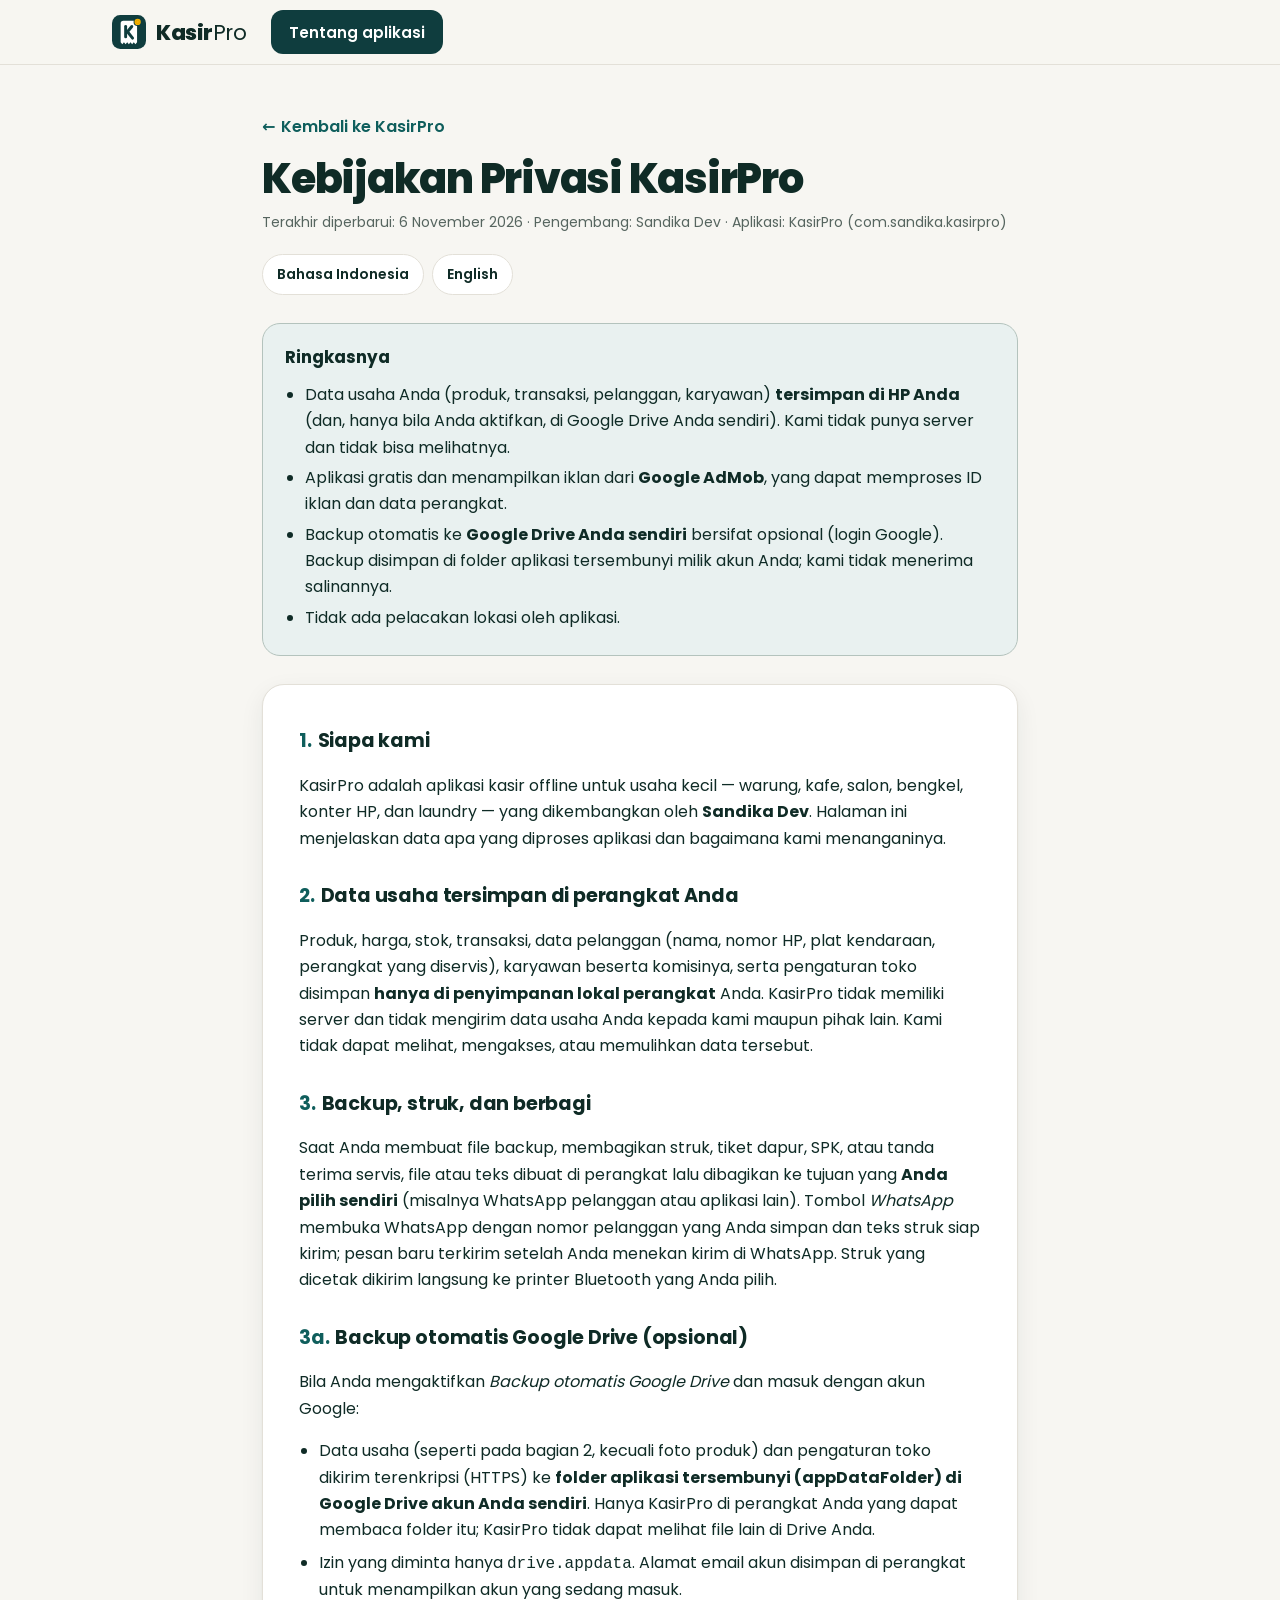
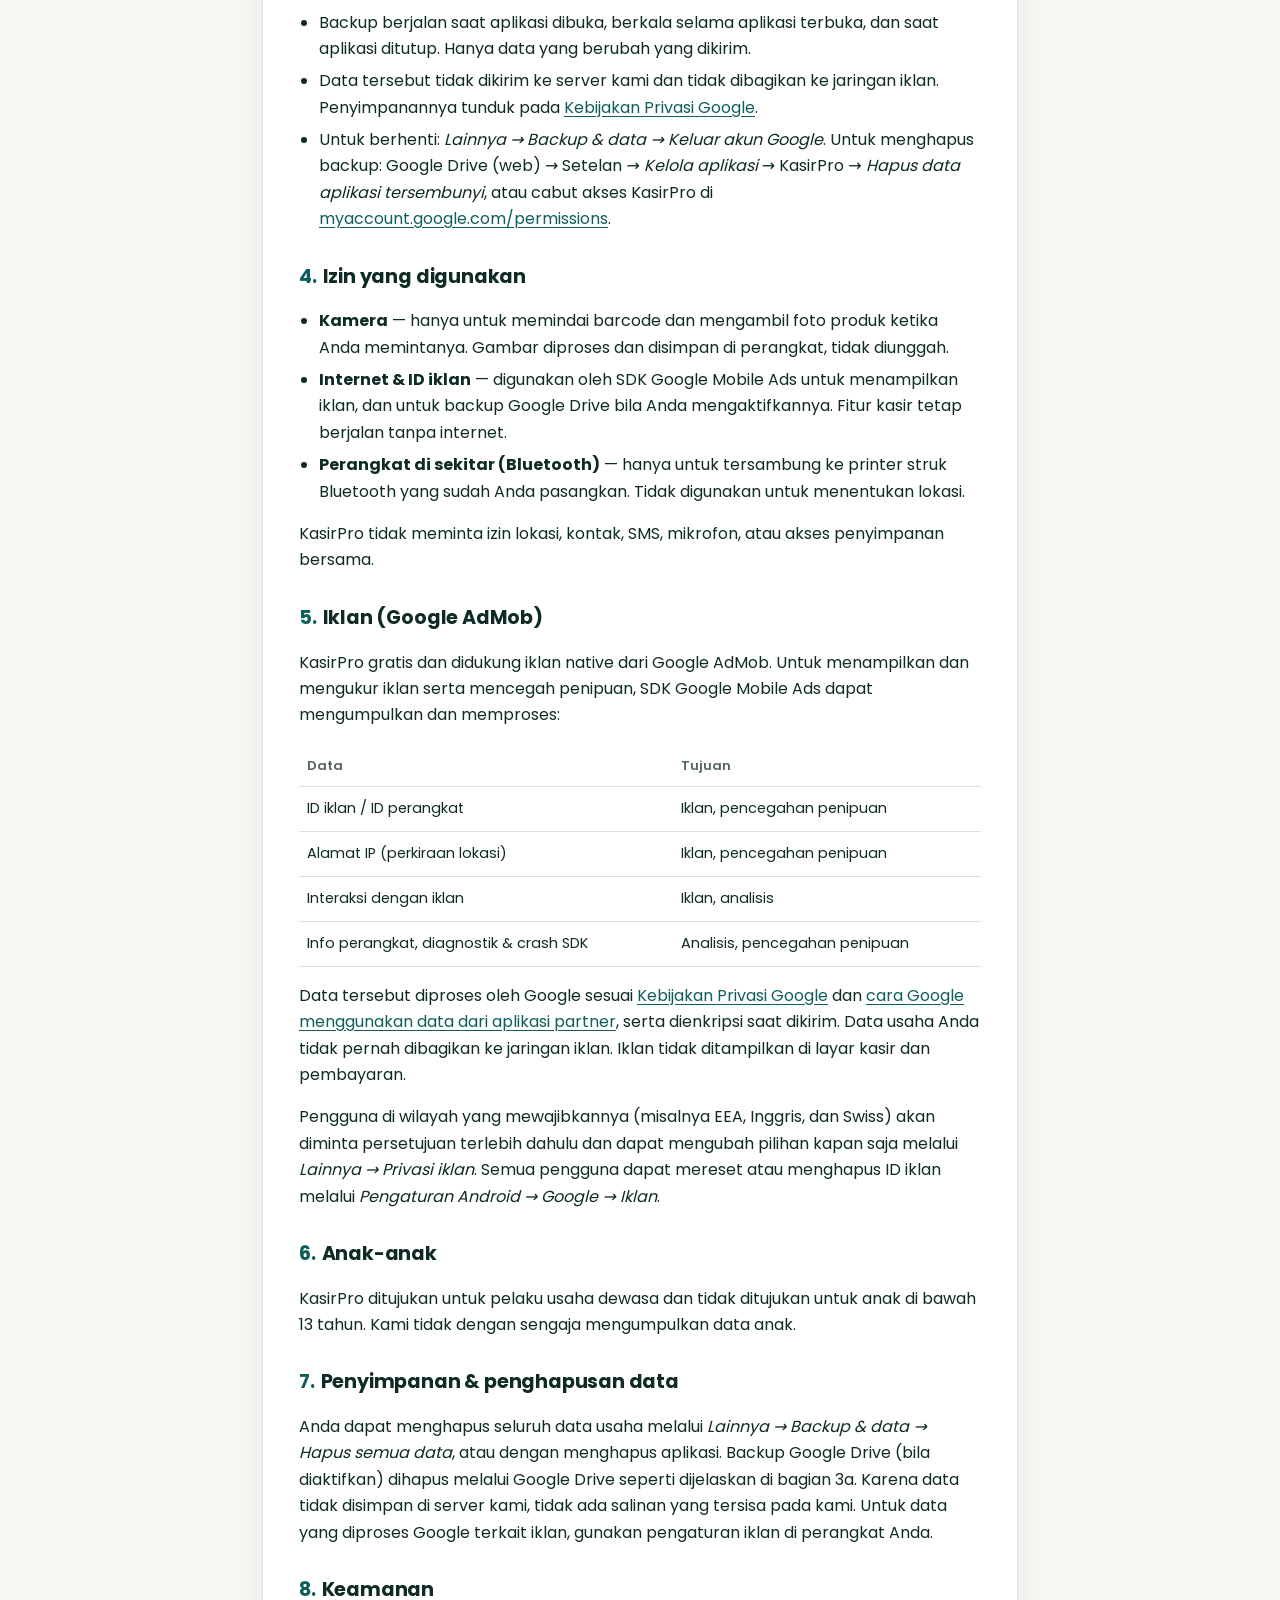
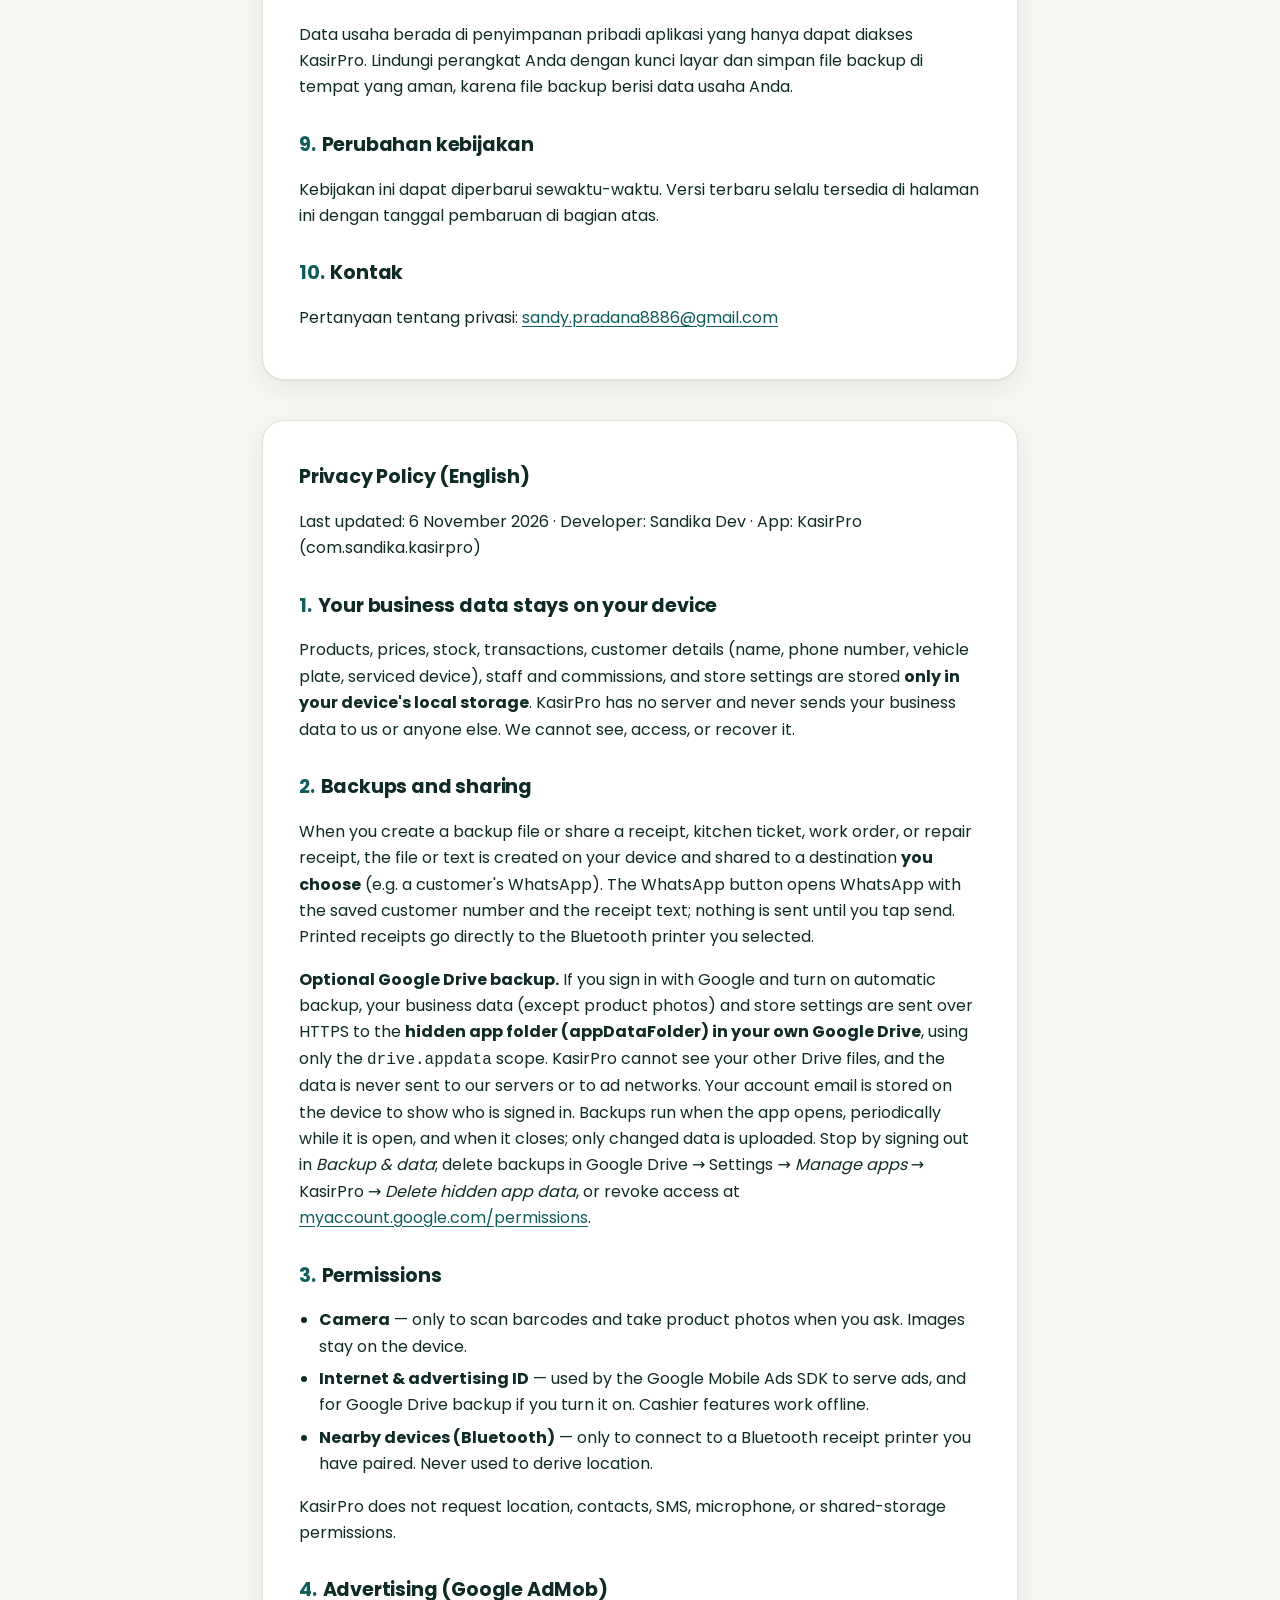
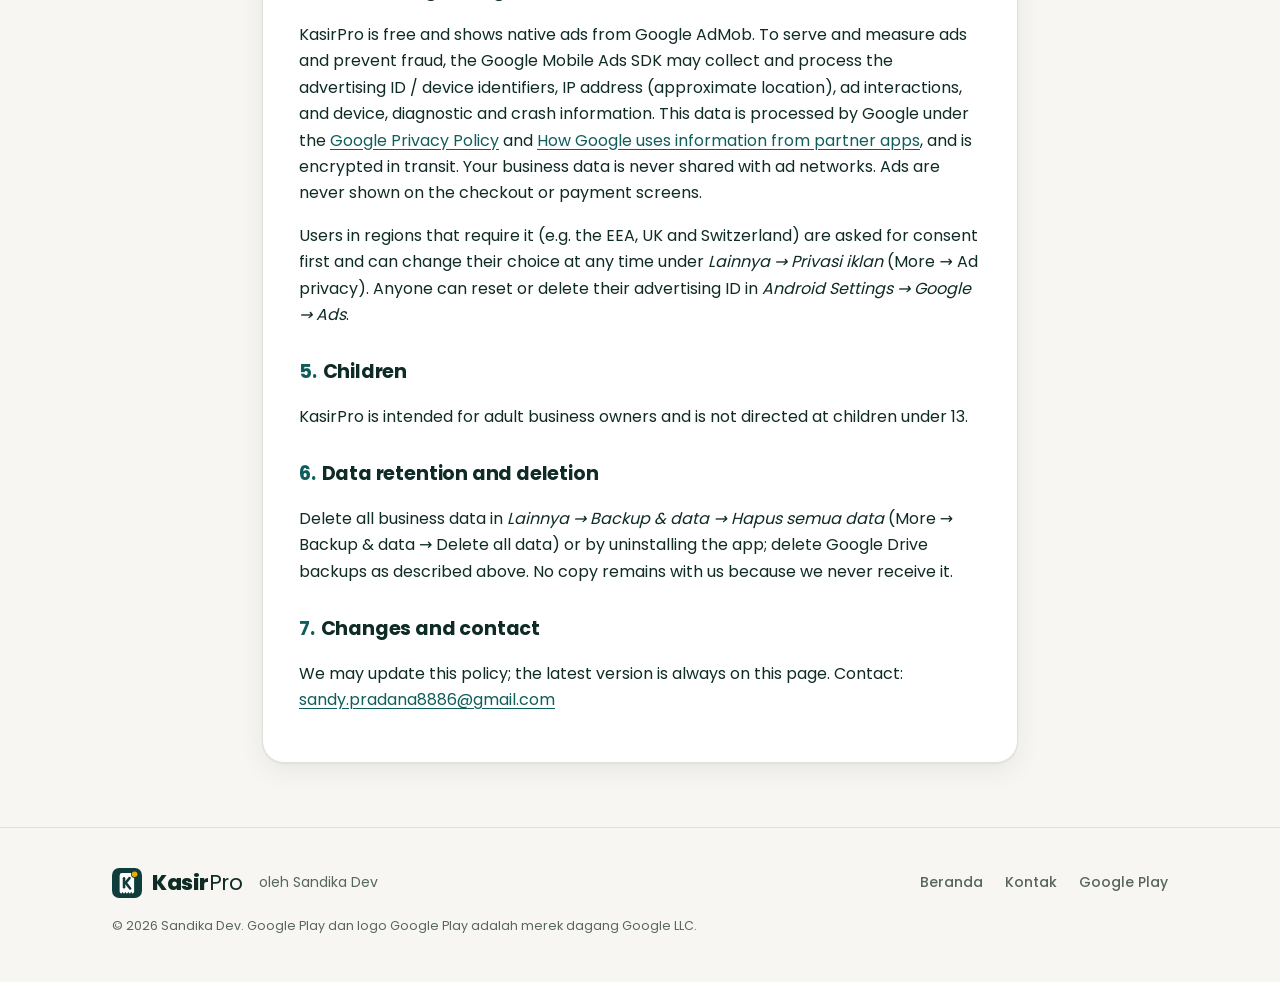
<file: privacy.html>
<!doctype html>
<html lang="id">
<head>
<meta charset="utf-8">
<meta name="viewport" content="width=device-width, initial-scale=1">
<title>Kebijakan Privasi — KasirPro</title>
<meta name="description" content="Kebijakan privasi aplikasi KasirPro: data usaha tersimpan hanya di perangkat Anda; iklan disediakan oleh Google AdMob.">
<link rel="canonical" href="https://sandypradana886.github.io/kasirpro/privacy.html">
<meta name="theme-color" content="#0F3D3E">
<meta name="robots" content="index, follow">
<link rel="icon" href="assets/logo.svg" type="image/svg+xml">
<link rel="icon" href="assets/favicon-32.png" sizes="32x32" type="image/png">
<link rel="apple-touch-icon" href="assets/apple-touch-icon.png">
<link rel="stylesheet" href="assets/site.css">
<style>
  .doc { padding: 40px 0 64px; }
  .doc .wrap { max-width: 820px; }
  .doc-head h1 { font-size: clamp(1.9rem, 5vw, 2.6rem); line-height: 1.15; letter-spacing: -.03em; font-weight: 800; margin: 6px 0 8px; }
  .meta { color: var(--muted); font-size: 14px; margin: 0 0 20px; }
  .lang-switch { display: flex; gap: 8px; flex-wrap: wrap; margin-bottom: 28px; }
  .lang-switch a {
    font-size: 14px; font-weight: 600; text-decoration: none; padding: 8px 14px; border-radius: 99px;
    border: 1px solid var(--line); color: var(--ink); background: var(--surface);
  }
  .summary {
    background: color-mix(in srgb, var(--brand-ink) 9%, var(--surface));
    border: 1px solid color-mix(in srgb, var(--brand-ink) 22%, var(--line));
    border-radius: 18px; padding: 20px 22px; margin-bottom: 28px;
  }
  .summary h2 { font-size: 1.05rem; margin: 0 0 10px; letter-spacing: 0; }
  .summary ul { margin: 0; padding-left: 20px; }
  .summary li { margin: 4px 0; }
  .card { background: var(--surface); border: 1px solid var(--line); border-radius: 22px; padding: 8px 24px 24px; box-shadow: var(--shadow); }
  @media (min-width: 720px) { .card { padding: 12px 36px 32px; } }
  .card h2 { font-size: 1.2rem; font-weight: 700; margin: 28px 0 8px; letter-spacing: -.01em; }
  .card h2 .n { color: var(--brand-ink); margin-right: 6px; }
  .card p, .card li { color: var(--ink); }
  .card ul { padding-left: 20px; }
  .card li { margin: 6px 0; }
  .muted { color: var(--muted); }
  table { width: 100%; border-collapse: collapse; font-size: 14.5px; margin: 8px 0 4px; }
  th, td { text-align: left; padding: 10px 8px; border-bottom: 1px solid var(--line); vertical-align: top; }
  th { font-weight: 600; color: var(--muted); font-size: 13px; }
  .en { margin-top: 40px; }
  .back { display: inline-flex; align-items: center; gap: 6px; font-weight: 600; text-decoration: none; min-height: 44px; }
</style>
</head>
<body>
<a class="skip" href="#isi">Lewati ke isi</a>

<header class="site-header">
  <div class="wrap">
    <a class="brand" href="./" aria-label="KasirPro, beranda">
      <img src="assets/logo.svg" width="34" height="34" alt="">
      <span class="wordmark"><b>Kasir</b><span>Pro</span></span>
    </a>
    <a class="btn btn-primary header-cta" href="./">Tentang aplikasi</a>
  </div>
</header>

<main id="isi" class="doc">
  <div class="wrap">
    <div class="doc-head">
      <a class="back" href="./"><span aria-hidden="true">←</span> Kembali ke KasirPro</a>
      <h1>Kebijakan Privasi KasirPro</h1>
      <p class="meta">Terakhir diperbarui: 6 November 2026 · Pengembang: Sandika Dev · Aplikasi: KasirPro (com.sandika.kasirpro)</p>
      <nav class="lang-switch" aria-label="Bahasa">
        <a href="#id">Bahasa Indonesia</a>
        <a href="#en">English</a>
      </nav>
    </div>

    <div class="summary" role="note">
      <h2>Ringkasnya</h2>
      <ul>
        <li>Data usaha Anda (produk, transaksi, pelanggan, karyawan) <strong>tersimpan di HP Anda</strong> (dan, hanya bila Anda aktifkan, di Google Drive Anda sendiri). Kami tidak punya server dan tidak bisa melihatnya.</li>
        <li>Aplikasi gratis dan menampilkan iklan dari <strong>Google AdMob</strong>, yang dapat memproses ID iklan dan data perangkat.</li>
        <li>Backup otomatis ke <strong>Google Drive Anda sendiri</strong> bersifat opsional (login Google). Backup disimpan di folder aplikasi tersembunyi milik akun Anda; kami tidak menerima salinannya.</li>
        <li>Tidak ada pelacakan lokasi oleh aplikasi.</li>
      </ul>
    </div>

    <article class="card" id="id" lang="id">
      <h2><span class="n">1.</span>Siapa kami</h2>
      <p>KasirPro adalah aplikasi kasir offline untuk usaha kecil — warung, kafe, salon, bengkel, konter HP, dan laundry — yang dikembangkan oleh <strong>Sandika Dev</strong>. Halaman ini menjelaskan data apa yang diproses aplikasi dan bagaimana kami menanganinya.</p>

      <h2><span class="n">2.</span>Data usaha tersimpan di perangkat Anda</h2>
      <p>Produk, harga, stok, transaksi, data pelanggan (nama, nomor HP, plat kendaraan, perangkat yang diservis), karyawan beserta komisinya, serta pengaturan toko disimpan <strong>hanya di penyimpanan lokal perangkat</strong> Anda. KasirPro tidak memiliki server dan tidak mengirim data usaha Anda kepada kami maupun pihak lain. Kami tidak dapat melihat, mengakses, atau memulihkan data tersebut.</p>

      <h2><span class="n">3.</span>Backup, struk, dan berbagi</h2>
      <p>Saat Anda membuat file backup, membagikan struk, tiket dapur, SPK, atau tanda terima servis, file atau teks dibuat di perangkat lalu dibagikan ke tujuan yang <strong>Anda pilih sendiri</strong> (misalnya WhatsApp pelanggan atau aplikasi lain). Tombol <em>WhatsApp</em> membuka WhatsApp dengan nomor pelanggan yang Anda simpan dan teks struk siap kirim; pesan baru terkirim setelah Anda menekan kirim di WhatsApp. Struk yang dicetak dikirim langsung ke printer Bluetooth yang Anda pilih.</p>

      <h2><span class="n">3a.</span>Backup otomatis Google Drive (opsional)</h2>
      <p>Bila Anda mengaktifkan <em>Backup otomatis Google Drive</em> dan masuk dengan akun Google:</p>
      <ul>
        <li>Data usaha (seperti pada bagian 2, kecuali foto produk) dan pengaturan toko dikirim terenkripsi (HTTPS) ke <strong>folder aplikasi tersembunyi (appDataFolder) di Google Drive akun Anda sendiri</strong>. Hanya KasirPro di perangkat Anda yang dapat membaca folder itu; KasirPro tidak dapat melihat file lain di Drive Anda.</li>
        <li>Izin yang diminta hanya <code>drive.appdata</code>. Alamat email akun disimpan di perangkat untuk menampilkan akun yang sedang masuk.</li>
        <li>Backup berjalan saat aplikasi dibuka, berkala selama aplikasi terbuka, dan saat aplikasi ditutup. Hanya data yang berubah yang dikirim.</li>
        <li>Data tersebut tidak dikirim ke server kami dan tidak dibagikan ke jaringan iklan. Penyimpanannya tunduk pada <a href="https://policies.google.com/privacy" rel="noopener">Kebijakan Privasi Google</a>.</li>
        <li>Untuk berhenti: <em>Lainnya → Backup &amp; data → Keluar akun Google</em>. Untuk menghapus backup: Google Drive (web) → Setelan → <em>Kelola aplikasi</em> → KasirPro → <em>Hapus data aplikasi tersembunyi</em>, atau cabut akses KasirPro di <a href="https://myaccount.google.com/permissions" rel="noopener">myaccount.google.com/permissions</a>.</li>
      </ul>

      <h2><span class="n">4.</span>Izin yang digunakan</h2>
      <ul>
        <li><strong>Kamera</strong> — hanya untuk memindai barcode dan mengambil foto produk ketika Anda memintanya. Gambar diproses dan disimpan di perangkat, tidak diunggah.</li>
        <li><strong>Internet &amp; ID iklan</strong> — digunakan oleh SDK Google Mobile Ads untuk menampilkan iklan, dan untuk backup Google Drive bila Anda mengaktifkannya. Fitur kasir tetap berjalan tanpa internet.</li>
        <li><strong>Perangkat di sekitar (Bluetooth)</strong> — hanya untuk tersambung ke printer struk Bluetooth yang sudah Anda pasangkan. Tidak digunakan untuk menentukan lokasi.</li>
      </ul>
      <p>KasirPro tidak meminta izin lokasi, kontak, SMS, mikrofon, atau akses penyimpanan bersama.</p>

      <h2><span class="n">5.</span>Iklan (Google AdMob)</h2>
      <p>KasirPro gratis dan didukung iklan native dari Google AdMob. Untuk menampilkan dan mengukur iklan serta mencegah penipuan, SDK Google Mobile Ads dapat mengumpulkan dan memproses:</p>
      <table>
        <thead><tr><th>Data</th><th>Tujuan</th></tr></thead>
        <tbody>
          <tr><td>ID iklan / ID perangkat</td><td>Iklan, pencegahan penipuan</td></tr>
          <tr><td>Alamat IP (perkiraan lokasi)</td><td>Iklan, pencegahan penipuan</td></tr>
          <tr><td>Interaksi dengan iklan</td><td>Iklan, analisis</td></tr>
          <tr><td>Info perangkat, diagnostik &amp; crash SDK</td><td>Analisis, pencegahan penipuan</td></tr>
        </tbody>
      </table>
      <p>Data tersebut diproses oleh Google sesuai <a href="https://policies.google.com/privacy" rel="noopener">Kebijakan Privasi Google</a> dan <a href="https://policies.google.com/technologies/partner-sites" rel="noopener">cara Google menggunakan data dari aplikasi partner</a>, serta dienkripsi saat dikirim. Data usaha Anda tidak pernah dibagikan ke jaringan iklan. Iklan tidak ditampilkan di layar kasir dan pembayaran.</p>
      <p>Pengguna di wilayah yang mewajibkannya (misalnya EEA, Inggris, dan Swiss) akan diminta persetujuan terlebih dahulu dan dapat mengubah pilihan kapan saja melalui <em>Lainnya → Privasi iklan</em>. Semua pengguna dapat mereset atau menghapus ID iklan melalui <em>Pengaturan Android → Google → Iklan</em>.</p>

      <h2><span class="n">6.</span>Anak-anak</h2>
      <p>KasirPro ditujukan untuk pelaku usaha dewasa dan tidak ditujukan untuk anak di bawah 13 tahun. Kami tidak dengan sengaja mengumpulkan data anak.</p>

      <h2><span class="n">7.</span>Penyimpanan &amp; penghapusan data</h2>
      <p>Anda dapat menghapus seluruh data usaha melalui <em>Lainnya → Backup &amp; data → Hapus semua data</em>, atau dengan menghapus aplikasi. Backup Google Drive (bila diaktifkan) dihapus melalui Google Drive seperti dijelaskan di bagian 3a. Karena data tidak disimpan di server kami, tidak ada salinan yang tersisa pada kami. Untuk data yang diproses Google terkait iklan, gunakan pengaturan iklan di perangkat Anda.</p>

      <h2><span class="n">8.</span>Keamanan</h2>
      <p>Data usaha berada di penyimpanan pribadi aplikasi yang hanya dapat diakses KasirPro. Lindungi perangkat Anda dengan kunci layar dan simpan file backup di tempat yang aman, karena file backup berisi data usaha Anda.</p>

      <h2><span class="n">9.</span>Perubahan kebijakan</h2>
      <p>Kebijakan ini dapat diperbarui sewaktu-waktu. Versi terbaru selalu tersedia di halaman ini dengan tanggal pembaruan di bagian atas.</p>

      <h2><span class="n">10.</span>Kontak</h2>
      <p>Pertanyaan tentang privasi: <a href="mailto:sandy.pradana8886@gmail.com">sandy.pradana8886@gmail.com</a></p>
    </article>

    <article class="card en" id="en" lang="en">
      <h2>Privacy Policy (English)</h2>
      <p class="muted">Last updated: 6 November 2026 · Developer: Sandika Dev · App: KasirPro (com.sandika.kasirpro)</p>

      <h2><span class="n">1.</span>Your business data stays on your device</h2>
      <p>Products, prices, stock, transactions, customer details (name, phone number, vehicle plate, serviced device), staff and commissions, and store settings are stored <strong>only in your device's local storage</strong>. KasirPro has no server and never sends your business data to us or anyone else. We cannot see, access, or recover it.</p>

      <h2><span class="n">2.</span>Backups and sharing</h2>
      <p>When you create a backup file or share a receipt, kitchen ticket, work order, or repair receipt, the file or text is created on your device and shared to a destination <strong>you choose</strong> (e.g. a customer's WhatsApp). The WhatsApp button opens WhatsApp with the saved customer number and the receipt text; nothing is sent until you tap send. Printed receipts go directly to the Bluetooth printer you selected.</p>
      <p><strong>Optional Google Drive backup.</strong> If you sign in with Google and turn on automatic backup, your business data (except product photos) and store settings are sent over HTTPS to the <strong>hidden app folder (appDataFolder) in your own Google Drive</strong>, using only the <code>drive.appdata</code> scope. KasirPro cannot see your other Drive files, and the data is never sent to our servers or to ad networks. Your account email is stored on the device to show who is signed in. Backups run when the app opens, periodically while it is open, and when it closes; only changed data is uploaded. Stop by signing out in <em>Backup &amp; data</em>; delete backups in Google Drive → Settings → <em>Manage apps</em> → KasirPro → <em>Delete hidden app data</em>, or revoke access at <a href="https://myaccount.google.com/permissions" rel="noopener">myaccount.google.com/permissions</a>.</p>

      <h2><span class="n">3.</span>Permissions</h2>
      <ul>
        <li><strong>Camera</strong> — only to scan barcodes and take product photos when you ask. Images stay on the device.</li>
        <li><strong>Internet &amp; advertising ID</strong> — used by the Google Mobile Ads SDK to serve ads, and for Google Drive backup if you turn it on. Cashier features work offline.</li>
        <li><strong>Nearby devices (Bluetooth)</strong> — only to connect to a Bluetooth receipt printer you have paired. Never used to derive location.</li>
      </ul>
      <p>KasirPro does not request location, contacts, SMS, microphone, or shared-storage permissions.</p>

      <h2><span class="n">4.</span>Advertising (Google AdMob)</h2>
      <p>KasirPro is free and shows native ads from Google AdMob. To serve and measure ads and prevent fraud, the Google Mobile Ads SDK may collect and process the advertising ID / device identifiers, IP address (approximate location), ad interactions, and device, diagnostic and crash information. This data is processed by Google under the <a href="https://policies.google.com/privacy" rel="noopener">Google Privacy Policy</a> and <a href="https://policies.google.com/technologies/partner-sites" rel="noopener">How Google uses information from partner apps</a>, and is encrypted in transit. Your business data is never shared with ad networks. Ads are never shown on the checkout or payment screens.</p>
      <p>Users in regions that require it (e.g. the EEA, UK and Switzerland) are asked for consent first and can change their choice at any time under <em>Lainnya → Privasi iklan</em> (More → Ad privacy). Anyone can reset or delete their advertising ID in <em>Android Settings → Google → Ads</em>.</p>

      <h2><span class="n">5.</span>Children</h2>
      <p>KasirPro is intended for adult business owners and is not directed at children under 13.</p>

      <h2><span class="n">6.</span>Data retention and deletion</h2>
      <p>Delete all business data in <em>Lainnya → Backup &amp; data → Hapus semua data</em> (More → Backup &amp; data → Delete all data) or by uninstalling the app; delete Google Drive backups as described above. No copy remains with us because we never receive it.</p>

      <h2><span class="n">7.</span>Changes and contact</h2>
      <p>We may update this policy; the latest version is always on this page. Contact: <a href="mailto:sandy.pradana8886@gmail.com">sandy.pradana8886@gmail.com</a></p>
    </article>
  </div>
</main>

<footer class="site-footer">
  <div class="wrap">
    <a class="brand" href="./" aria-label="KasirPro">
      <img src="assets/logo.svg" width="30" height="30" alt="">
      <span class="wordmark"><b>Kasir</b><span>Pro</span></span>
      <span style="color:var(--muted);font-size:14px;margin-left:6px">oleh Sandika Dev</span>
    </a>
    <nav aria-label="Tautan kaki">
      <a href="./">Beranda</a>
      <a href="mailto:sandy.pradana8886@gmail.com">Kontak</a>
      <a href="https://play.google.com/store/apps/details?id=com.sandika.kasirpro" rel="noopener">Google Play</a>
    </nav>
    <small>© 2026 Sandika Dev. Google Play dan logo Google Play adalah merek dagang Google LLC.</small>
  </div>
</footer>
</body>
</html>
</file>
<file: assets/site.css>
/* KasirPro — gaya bersama landing page & kebijakan privasi. */

@font-face { font-family: "Poppins"; font-weight: 400; font-display: swap; src: url("fonts/poppins-regular.woff") format("woff"); }
@font-face { font-family: "Poppins"; font-weight: 500; font-display: swap; src: url("fonts/poppins-medium.woff") format("woff"); }
@font-face { font-family: "Poppins"; font-weight: 600; font-display: swap; src: url("fonts/poppins-semibold.woff") format("woff"); }
@font-face { font-family: "Poppins"; font-weight: 700; font-display: swap; src: url("fonts/poppins-bold.woff") format("woff"); }
@font-face { font-family: "Poppins"; font-weight: 800; font-display: swap; src: url("fonts/poppins-extrabold.woff") format("woff"); }

:root {
  --paper: #F7F6F2;
  --surface: #FFFFFF;
  --surface-2: #F1EFE9;
  --ink: #0F2B26;
  --muted: #56655F;
  --line: #E3E0D8;
  --brand: #0F3D3E;
  --brand-deep: #0A2B2C;
  --brand-ink: #0F5E5C;
  --coin: #F5B301;
  --coin-ink: #7A5000;
  --coin-soft: #FFF4D1;
  --focus: #F5B301;
  --shadow: 0 1px 2px rgba(15, 43, 38, .06), 0 8px 24px rgba(15, 43, 38, .07);
  --radius: 18px;
  --font: "Poppins", system-ui, -apple-system, "Segoe UI", Roboto, sans-serif;
  color-scheme: light;
}

@media (prefers-color-scheme: dark) {
  :root:not([data-theme="light"]) {
    --paper: #0D1413;
    --surface: #151E1C;
    --surface-2: #1B2623;
    --ink: #E6ECEA;
    --muted: #9DABA6;
    --line: #26322F;
    --brand-ink: #7FD1C7;
    --coin-ink: #F5C84B;
    --coin-soft: #2A2410;
    --shadow: 0 1px 2px rgba(0, 0, 0, .3), 0 8px 24px rgba(0, 0, 0, .25);
    color-scheme: dark;
  }
}

:root[data-theme="dark"] {
  --paper: #0D1413;
  --surface: #151E1C;
  --surface-2: #1B2623;
  --ink: #E6ECEA;
  --muted: #9DABA6;
  --line: #26322F;
  --brand-ink: #7FD1C7;
  --coin-ink: #F5C84B;
  --coin-soft: #2A2410;
  --shadow: 0 1px 2px rgba(0, 0, 0, .3), 0 8px 24px rgba(0, 0, 0, .25);
  color-scheme: dark;
}

*, *::before, *::after { box-sizing: border-box; }

html { scroll-behavior: smooth; scroll-padding-top: 80px; -webkit-text-size-adjust: 100%; }
@media (prefers-reduced-motion: reduce) { html { scroll-behavior: auto; } * { transition: none !important; animation: none !important; } }

body {
  margin: 0;
  background: var(--paper);
  color: var(--ink);
  font: 400 16px/1.65 var(--font);
  overflow-x: hidden;
}

img { max-width: 100%; display: block; }
a { color: var(--brand-ink); text-underline-offset: 3px; }
a:focus-visible, button:focus-visible, summary:focus-visible { outline: 3px solid var(--focus); outline-offset: 3px; border-radius: 8px; }

.wrap { width: 100%; max-width: 1120px; margin: 0 auto; padding: 0 16px; }
@media (min-width: 720px) { .wrap { padding: 0 32px; } }

.skip { position: absolute; left: -999px; top: 8px; background: var(--surface); color: var(--ink); padding: 8px 14px; border-radius: 10px; z-index: 100; }
.skip:focus { left: 8px; }

/* ---------- Header ---------- */
.site-header {
  position: sticky; top: 0; z-index: 50;
  background: color-mix(in srgb, var(--paper) 86%, transparent);
  backdrop-filter: saturate(1.4) blur(12px);
  -webkit-backdrop-filter: saturate(1.4) blur(12px);
  border-bottom: 1px solid var(--line);
}
.site-header .wrap { display: flex; align-items: center; gap: 24px; height: 64px; }
.brand { display: inline-flex; align-items: center; gap: 10px; text-decoration: none; color: var(--ink); }
.brand svg { width: 34px; height: 34px; flex: none; }
.wordmark { font-size: 21px; letter-spacing: -.02em; line-height: 1; }
.wordmark b { font-weight: 800; }
.wordmark span { font-weight: 400; }
.nav { display: none; gap: 22px; margin-left: auto; }
.nav a { color: var(--muted); text-decoration: none; font-weight: 500; font-size: 15px; }
.nav a:hover { color: var(--ink); }
.header-cta { margin-left: auto; white-space: nowrap; }
@media (min-width: 980px) { .nav { display: flex; } .header-cta { margin-left: 0; } }

/* Menu ponsel (di bawah 980px nav disembunyikan) */
.menu { position: static; }
.menu > summary {
  list-style: none; display: grid; place-items: center;
  width: 44px; height: 44px; border-radius: 12px; cursor: pointer;
  color: var(--ink); border: 1px solid var(--line); background: var(--surface);
}
.menu > summary::-webkit-details-marker { display: none; }
.menu .i-close, .menu[open] .i-open { display: none; }
.menu[open] .i-close { display: block; }
.menu-panel {
  position: absolute; left: 0; right: 0; top: 64px;
  display: grid; padding: 8px 16px 16px;
  background: var(--surface); border-bottom: 1px solid var(--line); box-shadow: var(--shadow);
}
.menu-panel a {
  display: flex; align-items: center; gap: 10px; min-height: 48px; padding: 0 4px;
  color: var(--ink); font-weight: 500; text-decoration: none; border-bottom: 1px solid var(--line);
}
.menu-panel a:last-child { border-bottom: 0; }
.menu-label {
  display: flex; align-items: center; gap: 8px; margin: 12px 4px 0;
  font-size: 13px; font-weight: 600; color: var(--muted); text-transform: uppercase; letter-spacing: .04em;
}
.menu-panel .menu-privacy { color: var(--brand-ink); font-weight: 600; justify-content: space-between; }
.menu-privacy small { color: var(--muted); font-weight: 400; font-size: 13px; }

/* Dropdown kebijakan privasi di nav desktop */
.nav { align-items: center; }
.nav-drop { position: relative; }
.nav-drop > summary {
  list-style: none; display: inline-flex; align-items: center; gap: 4px; cursor: pointer;
  color: var(--muted); font-weight: 500; font-size: 15px;
}
.nav-drop > summary::-webkit-details-marker { display: none; }
.nav-drop > summary:hover, .nav-drop[open] > summary { color: var(--ink); }
.nav-drop[open] > summary svg { transform: rotate(180deg); }
.nav-drop-panel {
  position: absolute; right: 0; top: calc(100% + 12px); min-width: 210px; padding: 6px;
  background: var(--surface); border: 1px solid var(--line); border-radius: 14px; box-shadow: var(--shadow);
  display: grid;
}
.nav .nav-drop-panel a { display: grid; padding: 10px 12px; border-radius: 10px; color: var(--ink); }
.nav .nav-drop-panel a:hover { background: var(--surface-2); }
.nav-drop-panel b { font-weight: 600; font-size: 15px; }
.nav-drop-panel small { color: var(--muted); font-size: 13px; }
.privacy-actions { display: flex; flex-wrap: wrap; align-items: center; gap: 12px 18px; }
.link-en { font-weight: 600; font-size: 15px; }
@media (min-width: 720px) { .menu-panel { padding: 8px 32px 16px; } }
@media (min-width: 980px) { .menu { display: none; } }
@media (max-width: 420px) { .header-cta { padding: 10px 12px; font-size: 14px; } .site-header .wrap { gap: 8px; } .wordmark { font-size: 19px; } }
@media (max-width: 349px) { .header-cta { display: none; } .menu { margin-left: auto; } }

.btn {
  display: inline-flex; align-items: center; justify-content: center; gap: 8px;
  min-height: 44px; padding: 10px 18px; border-radius: 12px;
  font: 600 15px/1 var(--font); text-decoration: none; cursor: pointer; border: 0;
  transition: transform .15s ease, background-color .15s ease;
}
.btn:active { transform: translateY(1px); }
.btn-primary { background: var(--brand); color: #fff; }
.btn-primary:hover { background: var(--brand-deep); }
:root[data-theme="dark"] .btn-primary { background: #1E6B6A; }
@media (prefers-color-scheme: dark) { :root:not([data-theme="light"]) .btn-primary { background: #1E6B6A; } }

/* ---------- Footer ---------- */
.site-footer { border-top: 1px solid var(--line); padding: 40px 0 48px; color: var(--muted); font-size: 14px; }
.site-footer .wrap { display: grid; gap: 18px; }
.site-footer nav { display: flex; flex-wrap: wrap; gap: 8px 22px; }
.site-footer nav a { color: var(--muted); text-decoration: none; font-weight: 500; }
.site-footer nav a:hover { color: var(--ink); }
.site-footer small { display: block; font-size: 12.5px; line-height: 1.6; }
@media (min-width: 760px) { .site-footer .wrap { grid-template-columns: 1fr auto; align-items: center; } .site-footer small { grid-column: 1 / -1; } }
</file>
